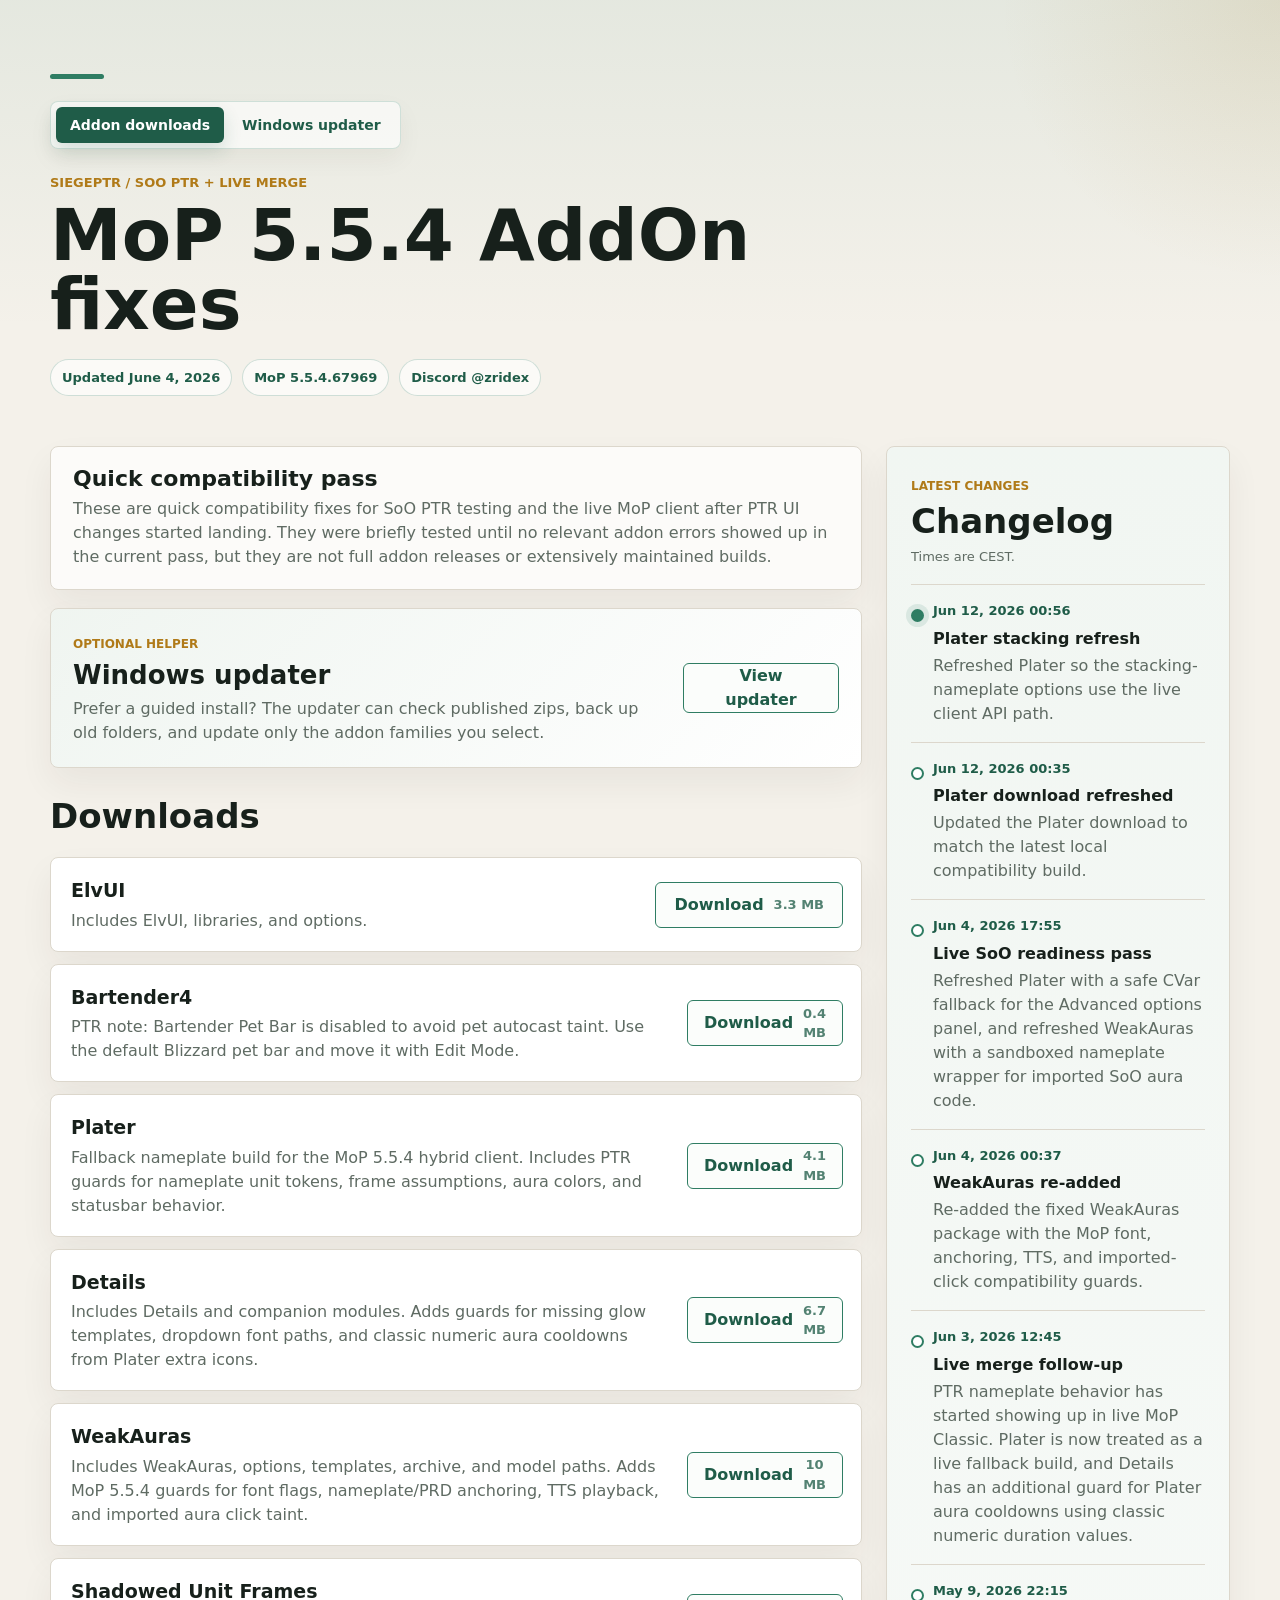
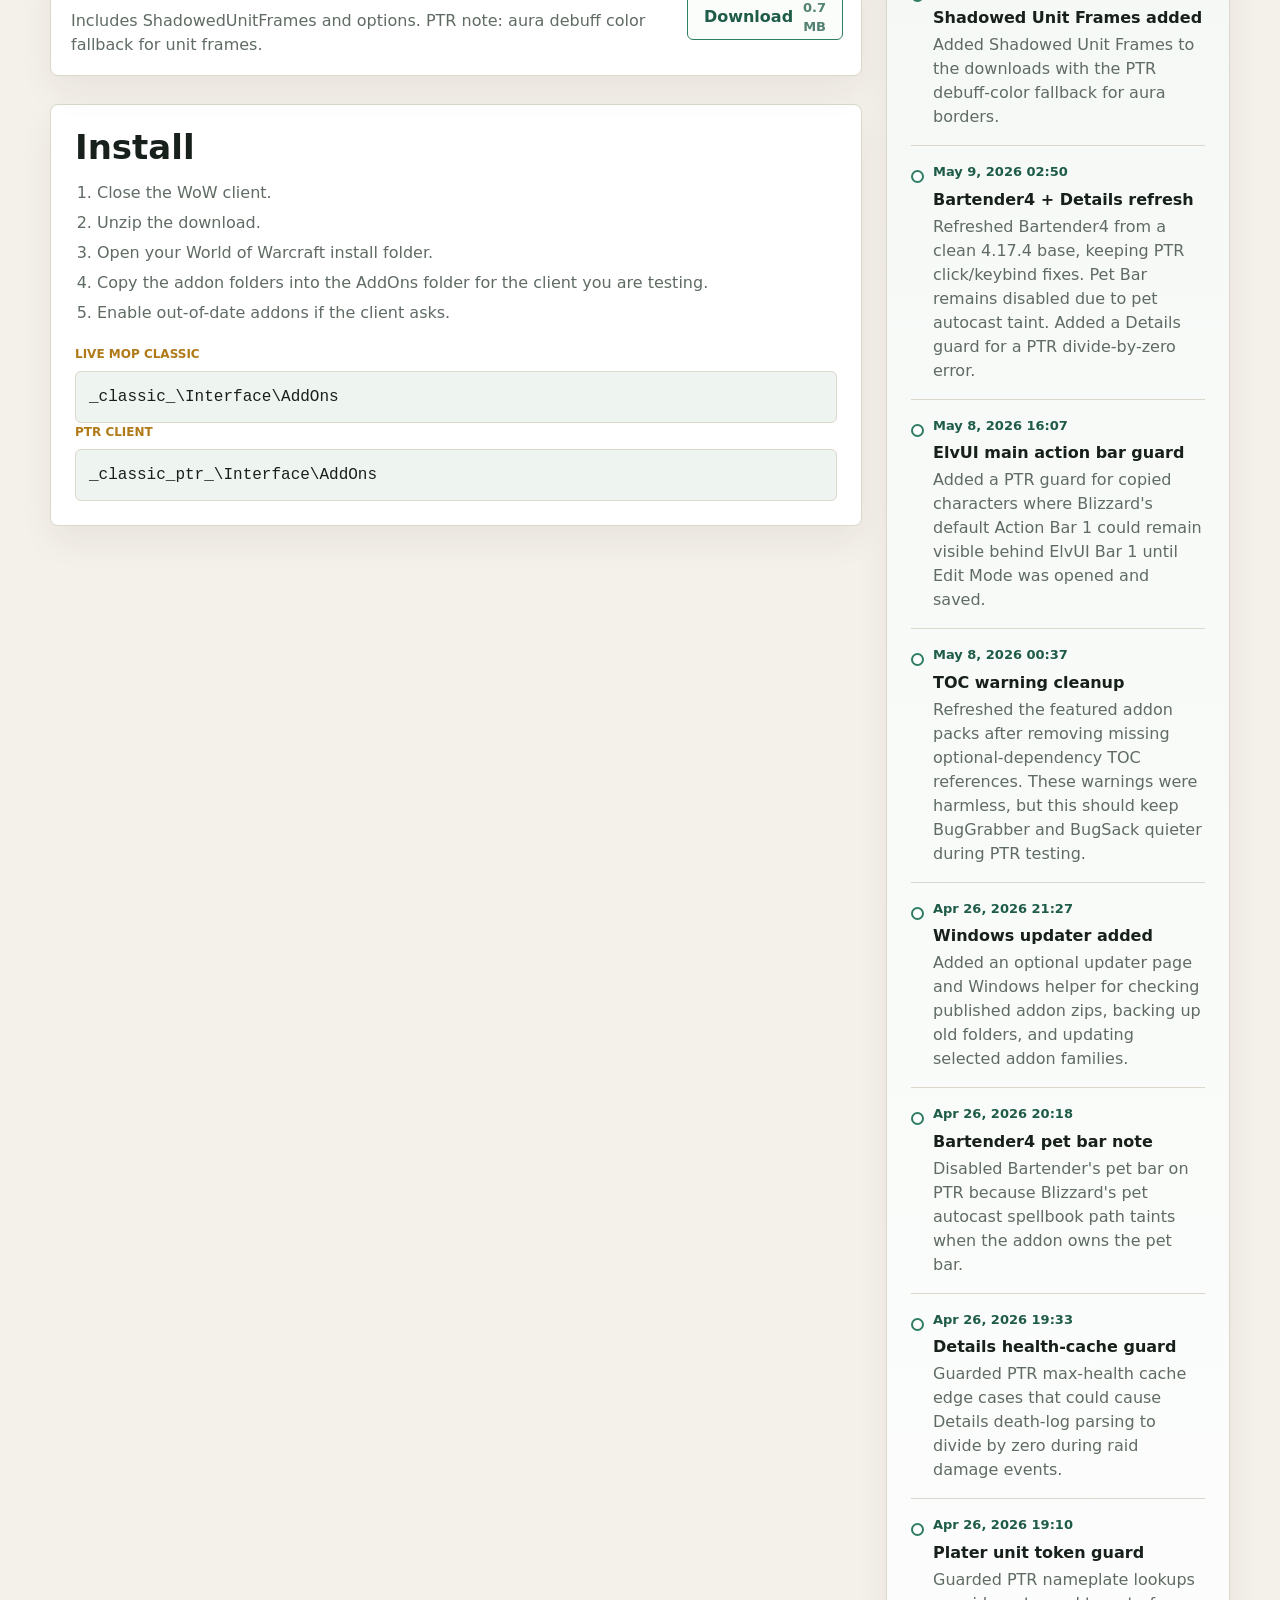
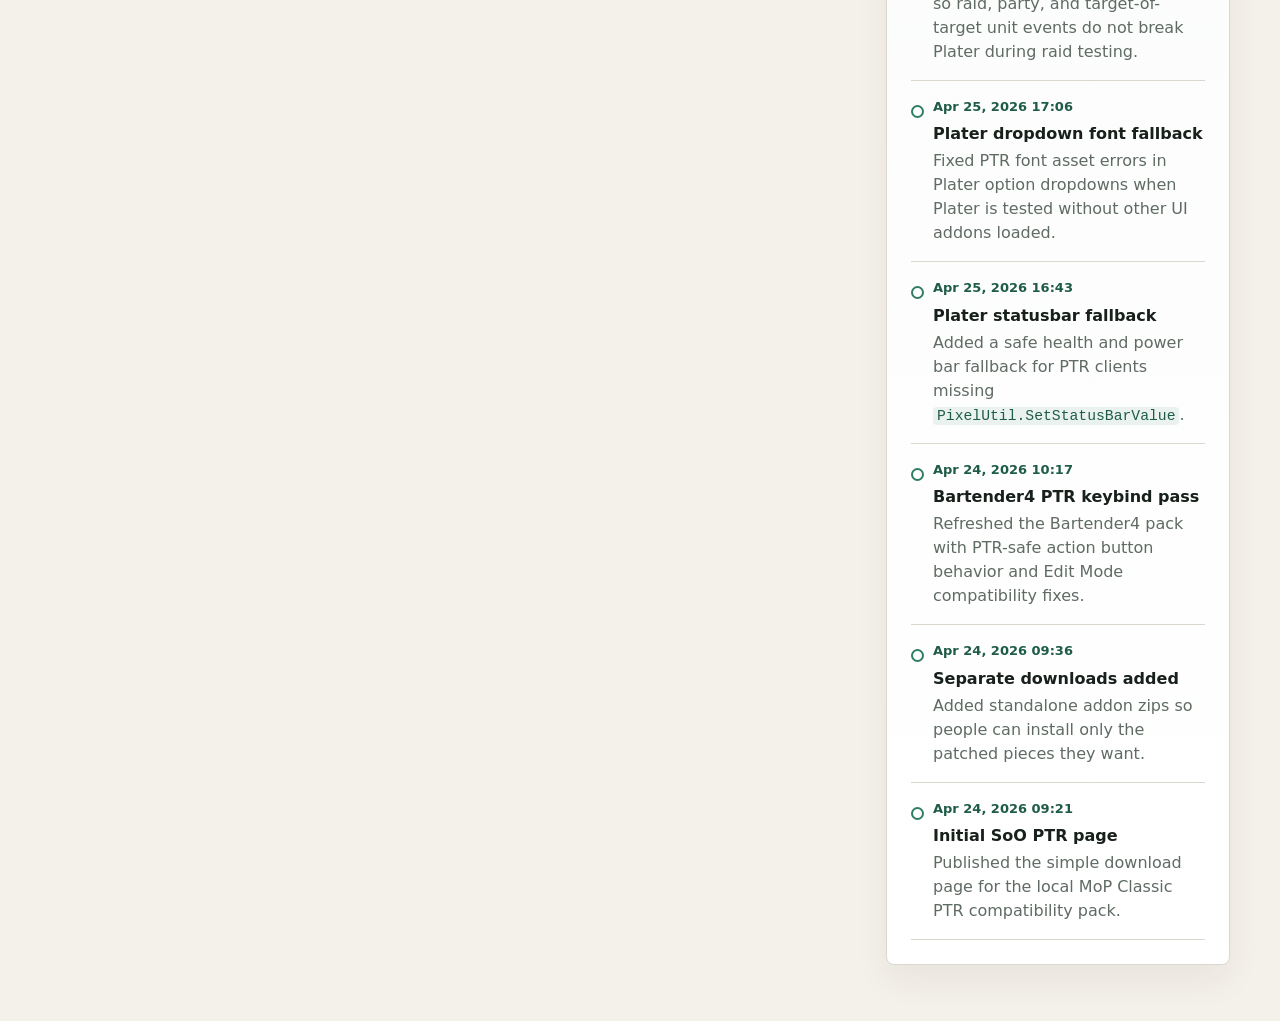
<file: index.html>
<!doctype html>
<html lang="en">
<head>
  <meta charset="utf-8">
  <meta name="viewport" content="width=device-width, initial-scale=1">
  <title>siegeptr</title>
  <meta name="description" content="Simple download page for MoP Classic 5.5.4 addon compatibility fixes.">
  <link rel="icon" href="data:image/svg+xml,%3Csvg xmlns='http://www.w3.org/2000/svg' viewBox='0 0 32 32'%3E%3Crect width='32' height='32' rx='6' fill='%2316261f'/%3E%3Cpath fill='%23f2c35b' d='M8 23V9h4l4 7 4-7h4v14h-4v-8l-3 5h-2l-3-5v8H8z'/%3E%3C/svg%3E">
  <link rel="stylesheet" href="styles.css">
</head>
<body>
  <main class="page">
    <header class="hero">
      <nav class="site-switcher" aria-label="Site pages">
        <a class="active" href="index.html">Addon downloads</a>
        <a href="updater.html">Windows updater</a>
      </nav>
      <p class="eyebrow">siegeptr / SoO PTR + live merge</p>
      <h1>MoP 5.5.4 AddOn fixes</h1>
      <div class="meta-row" aria-label="Validation details">
        <span>Updated June 4, 2026</span>
        <span>MoP 5.5.4.67969</span>
        <span>Discord @zridex</span>
      </div>
    </header>

    <div class="content-grid">
      <div class="main-column">
    <section class="scope" aria-labelledby="scope-title">
      <h2 id="scope-title">Quick compatibility pass</h2>
      <p>These are quick compatibility fixes for SoO PTR testing and the live MoP client after PTR UI changes started landing. They were briefly tested until no relevant addon errors showed up in the current pass, but they are not full addon releases or extensively maintained builds.</p>
    </section>

    <section class="updater-entry" aria-labelledby="updater-entry-title">
      <div>
        <span class="section-label">Optional helper</span>
        <h2 id="updater-entry-title">Windows updater</h2>
        <p>Prefer a guided install? The updater can check published zips, back up old folders, and update only the addon families you select.</p>
      </div>
      <a class="button" href="updater.html">View updater</a>
    </section>

    <section class="downloads" aria-labelledby="downloads-title">
      <div class="section-head">
        <h2 id="downloads-title">Downloads</h2>
      </div>

      <div class="download-list">
        <article class="download-item">
          <div>
            <h3>ElvUI</h3>
            <p>Includes ElvUI, libraries, and options.</p>
          </div>
          <a class="button" href="downloads/elvui.zip" download>Download <span>3.3 MB</span></a>
        </article>

        <article class="download-item">
          <div>
            <h3>Bartender4</h3>
            <p>PTR note: Bartender Pet Bar is disabled to avoid pet autocast taint. Use the default Blizzard pet bar and move it with Edit Mode.</p>
          </div>
          <a class="button" href="downloads/bartender4.zip" download>Download <span>0.4 MB</span></a>
        </article>

        <article class="download-item">
          <div>
            <h3>Plater</h3>
            <p>Fallback nameplate build for the MoP 5.5.4 hybrid client. Includes PTR guards for nameplate unit tokens, frame assumptions, aura colors, and statusbar behavior.</p>
          </div>
          <a class="button" href="downloads/plater.zip" download>Download <span>4.1 MB</span></a>
        </article>

        <article class="download-item">
          <div>
            <h3>Details</h3>
            <p>Includes Details and companion modules. Adds guards for missing glow templates, dropdown font paths, and classic numeric aura cooldowns from Plater extra icons.</p>
          </div>
          <a class="button" href="downloads/details.zip" download>Download <span>6.7 MB</span></a>
        </article>

        <article class="download-item">
          <div>
            <h3>WeakAuras</h3>
            <p>Includes WeakAuras, options, templates, archive, and model paths. Adds MoP 5.5.4 guards for font flags, nameplate/PRD anchoring, TTS playback, and imported aura click taint.</p>
          </div>
          <a class="button" href="downloads/weakauras.zip" download>Download <span>10 MB</span></a>
        </article>

        <article class="download-item">
          <div>
            <h3>Shadowed Unit Frames</h3>
            <p>Includes ShadowedUnitFrames and options. PTR note: aura debuff color fallback for unit frames.</p>
          </div>
          <a class="button" href="downloads/shadowedunitframes.zip" download>Download <span>0.7 MB</span></a>
        </article>

      </div>
    </section>

    <section class="install" aria-labelledby="install-title">
      <h2 id="install-title">Install</h2>
      <ol>
        <li>Close the WoW client.</li>
        <li>Unzip the download.</li>
        <li>Open your World of Warcraft install folder.</li>
        <li>Copy the addon folders into the AddOns folder for the client you are testing.</li>
        <li>Enable out-of-date addons if the client asks.</li>
      </ol>
      <div class="path-row">
        <span>Live MoP Classic</span>
        <code>_classic_\Interface\AddOns</code>
      </div>
      <div class="path-row">
        <span>PTR client</span>
        <code>_classic_ptr_\Interface\AddOns</code>
      </div>
    </section>
      </div>

      <aside class="changelog" aria-labelledby="changelog-title">
        <div class="section-head">
          <div>
            <span class="section-label">Latest changes</span>
            <h2 id="changelog-title">Changelog</h2>
          </div>
          <p>Times are CEST.</p>
        </div>

        <div class="timeline">
          <article class="timeline-item latest">
            <time datetime="2026-06-12T00:56:00+02:00">Jun 12, 2026 00:56</time>
            <div>
              <h3>Plater stacking refresh</h3>
              <p>Refreshed Plater so the stacking-nameplate options use the live client API path.</p>
            </div>
          </article>

          <article class="timeline-item">
            <time datetime="2026-06-12T00:35:00+02:00">Jun 12, 2026 00:35</time>
            <div>
              <h3>Plater download refreshed</h3>
              <p>Updated the Plater download to match the latest local compatibility build.</p>
            </div>
          </article>

          <article class="timeline-item">
            <time datetime="2026-06-04T17:55:00+02:00">Jun 4, 2026 17:55</time>
            <div>
              <h3>Live SoO readiness pass</h3>
              <p>Refreshed Plater with a safe CVar fallback for the Advanced options panel, and refreshed WeakAuras with a sandboxed nameplate wrapper for imported SoO aura code.</p>
            </div>
          </article>

          <article class="timeline-item">
            <time datetime="2026-06-04T00:37:00+02:00">Jun 4, 2026 00:37</time>
            <div>
              <h3>WeakAuras re-added</h3>
              <p>Re-added the fixed WeakAuras package with the MoP font, anchoring, TTS, and imported-click compatibility guards.</p>
            </div>
          </article>

          <article class="timeline-item">
            <time datetime="2026-06-03T12:45:00+02:00">Jun 3, 2026 12:45</time>
            <div>
              <h3>Live merge follow-up</h3>
              <p>PTR nameplate behavior has started showing up in live MoP Classic. Plater is now treated as a live fallback build, and Details has an additional guard for Plater aura cooldowns using classic numeric duration values.</p>
            </div>
          </article>

          <article class="timeline-item">
            <time datetime="2026-05-09T22:15:00+02:00">May 9, 2026 22:15</time>
            <div>
              <h3>Shadowed Unit Frames added</h3>
              <p>Added Shadowed Unit Frames to the downloads with the PTR debuff-color fallback for aura borders.</p>
            </div>
          </article>

          <article class="timeline-item">
            <time datetime="2026-05-09T02:50:00+02:00">May 9, 2026 02:50</time>
            <div>
              <h3>Bartender4 + Details refresh</h3>
              <p>Refreshed Bartender4 from a clean 4.17.4 base, keeping PTR click/keybind fixes. Pet Bar remains disabled due to pet autocast taint. Added a Details guard for a PTR divide-by-zero error.</p>
            </div>
          </article>

          <article class="timeline-item">
            <time datetime="2026-05-08T16:07:00+02:00">May 8, 2026 16:07</time>
            <div>
              <h3>ElvUI main action bar guard</h3>
              <p>Added a PTR guard for copied characters where Blizzard's default Action Bar 1 could remain visible behind ElvUI Bar 1 until Edit Mode was opened and saved.</p>
            </div>
          </article>

          <article class="timeline-item">
            <time datetime="2026-05-08T00:37:00+02:00">May 8, 2026 00:37</time>
            <div>
              <h3>TOC warning cleanup</h3>
              <p>Refreshed the featured addon packs after removing missing optional-dependency TOC references. These warnings were harmless, but this should keep BugGrabber and BugSack quieter during PTR testing.</p>
            </div>
          </article>

          <article class="timeline-item">
            <time datetime="2026-04-26T21:27:00+02:00">Apr 26, 2026 21:27</time>
            <div>
              <h3>Windows updater added</h3>
              <p>Added an optional updater page and Windows helper for checking published addon zips, backing up old folders, and updating selected addon families.</p>
            </div>
          </article>

          <article class="timeline-item">
            <time datetime="2026-04-26T20:18:00+02:00">Apr 26, 2026 20:18</time>
            <div>
              <h3>Bartender4 pet bar note</h3>
              <p>Disabled Bartender's pet bar on PTR because Blizzard's pet autocast spellbook path taints when the addon owns the pet bar.</p>
            </div>
          </article>

          <article class="timeline-item">
            <time datetime="2026-04-26T19:33:00+02:00">Apr 26, 2026 19:33</time>
            <div>
              <h3>Details health-cache guard</h3>
              <p>Guarded PTR max-health cache edge cases that could cause Details death-log parsing to divide by zero during raid damage events.</p>
            </div>
          </article>

          <article class="timeline-item">
            <time datetime="2026-04-26T19:10:00+02:00">Apr 26, 2026 19:10</time>
            <div>
              <h3>Plater unit token guard</h3>
              <p>Guarded PTR nameplate lookups so raid, party, and target-of-target unit events do not break Plater during raid testing.</p>
            </div>
          </article>

          <article class="timeline-item">
            <time datetime="2026-04-25T17:06:00+02:00">Apr 25, 2026 17:06</time>
            <div>
              <h3>Plater dropdown font fallback</h3>
              <p>Fixed PTR font asset errors in Plater option dropdowns when Plater is tested without other UI addons loaded.</p>
            </div>
          </article>

          <article class="timeline-item">
            <time datetime="2026-04-25T16:43:00+02:00">Apr 25, 2026 16:43</time>
            <div>
              <h3>Plater statusbar fallback</h3>
              <p>Added a safe health and power bar fallback for PTR clients missing <code>PixelUtil.SetStatusBarValue</code>.</p>
            </div>
          </article>

          <article class="timeline-item">
            <time datetime="2026-04-24T10:17:00+02:00">Apr 24, 2026 10:17</time>
            <div>
              <h3>Bartender4 PTR keybind pass</h3>
              <p>Refreshed the Bartender4 pack with PTR-safe action button behavior and Edit Mode compatibility fixes.</p>
            </div>
          </article>

          <article class="timeline-item">
            <time datetime="2026-04-24T09:36:00+02:00">Apr 24, 2026 09:36</time>
            <div>
              <h3>Separate downloads added</h3>
              <p>Added standalone addon zips so people can install only the patched pieces they want.</p>
            </div>
          </article>

          <article class="timeline-item">
            <time datetime="2026-04-24T09:21:00+02:00">Apr 24, 2026 09:21</time>
            <div>
              <h3>Initial SoO PTR page</h3>
              <p>Published the simple download page for the local MoP Classic PTR compatibility pack.</p>
            </div>
          </article>
        </div>
      </aside>
    </div>
  </main>
</body>
</html>
</file>
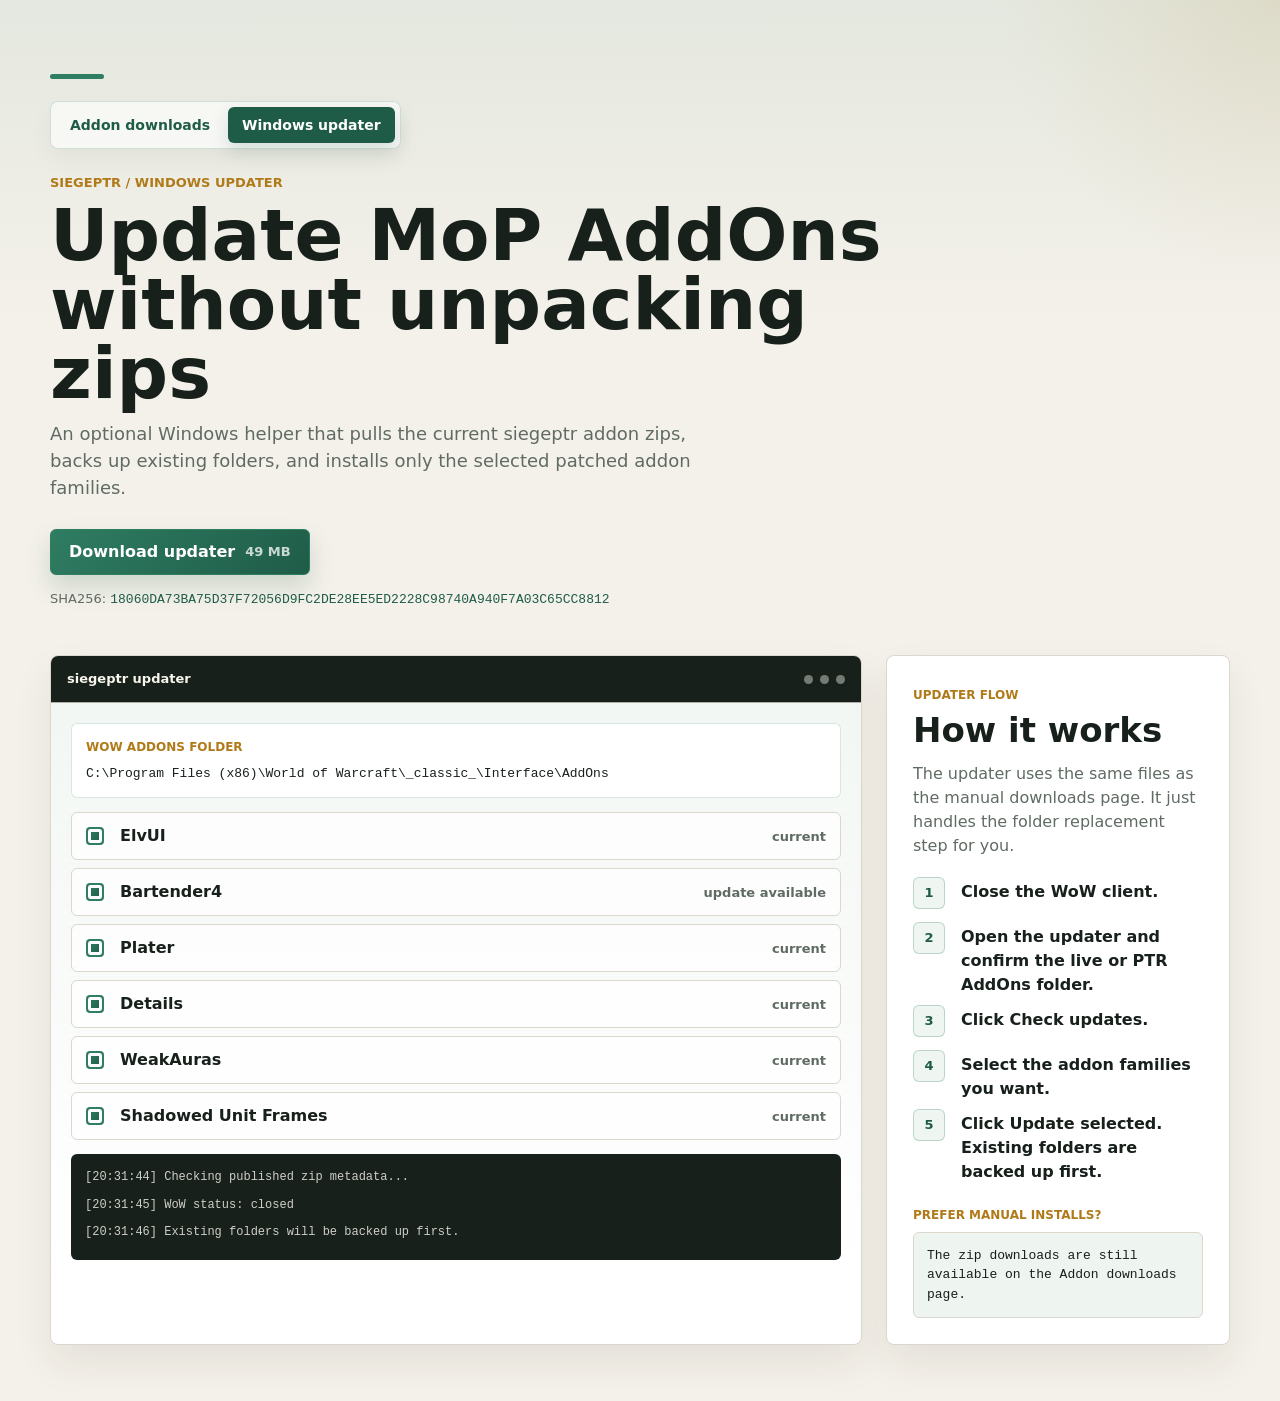
<file: updater.html>
<!doctype html>
<html lang="en">
<head>
  <meta charset="utf-8">
  <meta name="viewport" content="width=device-width, initial-scale=1">
  <title>siegeptr updater</title>
  <meta name="description" content="Windows updater for siegeptr MoP Classic addon compatibility fixes.">
  <link rel="icon" href="data:image/svg+xml,%3Csvg xmlns='http://www.w3.org/2000/svg' viewBox='0 0 32 32'%3E%3Crect width='32' height='32' rx='6' fill='%2316261f'/%3E%3Cpath fill='%23f2c35b' d='M8 23V9h4l4 7 4-7h4v14h-4v-8l-3 5h-2l-3-5v8H8z'/%3E%3C/svg%3E">
  <link rel="stylesheet" href="styles.css">
</head>
<body>
  <main class="page updater-page">
    <header class="hero updater-hero">
      <nav class="site-switcher" aria-label="Site pages">
        <a href="index.html">Addon downloads</a>
        <a class="active" href="updater.html">Windows updater</a>
      </nav>
      <p class="eyebrow">siegeptr / Windows updater</p>
      <h1>Update MoP AddOns without unpacking zips</h1>
      <p class="intro">An optional Windows helper that pulls the current siegeptr addon zips, backs up existing folders, and installs only the selected patched addon families.</p>
      <div class="updater-actions">
        <a class="button primary" href="https://github.com/zridex/siegeptr/releases/download/updater-20260604-0038/SiegePTRUpdater.exe">Download updater <span>49 MB</span></a>
      </div>
      <p class="download-hash">SHA256: <code>18060DA73BA75D37F72056D9FC2DE28EE5ED2228C98740A940F7A03C65CC8812</code></p>
    </header>

    <section class="updater-showcase" aria-label="Updater overview">
      <div class="app-window" aria-hidden="true">
        <div class="app-titlebar">
          <span>siegeptr updater</span>
          <div class="window-dots">
            <span></span>
            <span></span>
            <span></span>
          </div>
        </div>
        <div class="app-body">
          <div class="app-field">
            <span>WoW AddOns folder</span>
            <code>C:\Program Files (x86)\World of Warcraft\_classic_\Interface\AddOns</code>
          </div>
          <div class="app-packages">
            <div class="app-package checked">
              <span>ElvUI</span>
              <strong>current</strong>
            </div>
            <div class="app-package checked">
              <span>Bartender4</span>
              <strong>update available</strong>
            </div>
            <div class="app-package checked">
              <span>Plater</span>
              <strong>current</strong>
            </div>
            <div class="app-package checked">
              <span>Details</span>
              <strong>current</strong>
            </div>
            <div class="app-package checked">
              <span>WeakAuras</span>
              <strong>current</strong>
            </div>
            <div class="app-package checked">
              <span>Shadowed Unit Frames</span>
              <strong>current</strong>
            </div>
          </div>
          <div class="app-log">
            <p>[20:31:44] Checking published zip metadata...</p>
            <p>[20:31:45] WoW status: closed</p>
            <p>[20:31:46] Existing folders will be backed up first.</p>
          </div>
        </div>
      </div>

      <div class="updater-copy" id="how-it-works">
        <span class="section-label">Updater flow</span>
        <h2>How it works</h2>
        <p>The updater uses the same files as the manual downloads page. It just handles the folder replacement step for you.</p>
        <ol class="flow-list">
          <li>Close the WoW client.</li>
          <li>Open the updater and confirm the live or PTR AddOns folder.</li>
          <li>Click Check updates.</li>
          <li>Select the addon families you want.</li>
          <li>Click Update selected. Existing folders are backed up first.</li>
        </ol>
        <div class="path-row compact">
          <span>Prefer manual installs?</span>
          <code>The zip downloads are still available on the Addon downloads page.</code>
        </div>
      </div>
    </section>
  </main>
</body>
</html>
</file>
<file: styles.css>
:root {
  color-scheme: light;
  --bg: #f4f1ea;
  --paper: #ffffff;
  --text: #17201b;
  --muted: #5f6b63;
  --line: #dcd7cc;
  --accent: #2f7d63;
  --accent-dark: #1f5c48;
  --gold: #b07a18;
  --soft: #eef4ef;
}

* {
  box-sizing: border-box;
}

body {
  margin: 0;
  background:
    linear-gradient(180deg, rgba(47, 125, 99, 0.08), transparent 330px),
    radial-gradient(circle at top right, rgba(176, 122, 24, 0.12), transparent 280px),
    var(--bg);
  color: var(--text);
  font-family: ui-sans-serif, system-ui, -apple-system, BlinkMacSystemFont, "Segoe UI", sans-serif;
  line-height: 1.5;
}

a {
  color: inherit;
  text-decoration: none;
}

code {
  font-family: "SFMono-Regular", Consolas, "Liberation Mono", monospace;
}

.page {
  width: min(1180px, calc(100% - 32px));
  margin: 0 auto;
  padding: 48px 0 56px;
}

.site-switcher {
  display: inline-flex;
  gap: 4px;
  margin-bottom: 24px;
  padding: 5px;
  border: 1px solid rgba(47, 125, 99, 0.2);
  border-radius: 8px;
  background: rgba(255, 255, 255, 0.62);
  box-shadow: 0 10px 24px rgba(50, 42, 28, 0.05);
}

.site-switcher a {
  display: inline-flex;
  align-items: center;
  justify-content: center;
  min-height: 36px;
  padding: 0 14px;
  border-radius: 6px;
  color: var(--accent-dark);
  font-size: 14px;
  font-weight: 850;
  transition: background 150ms ease, color 150ms ease, box-shadow 150ms ease;
}

.site-switcher a.active {
  background: var(--accent-dark);
  color: #ffffff;
  box-shadow: 0 8px 18px rgba(31, 92, 72, 0.16);
}

.site-switcher a:not(.active):hover,
.site-switcher a:not(.active):focus-visible {
  background: rgba(47, 125, 99, 0.08);
  outline: none;
}

.hero {
  position: relative;
  padding: 26px 0 28px;
}

.hero::before {
  content: "";
  display: block;
  width: 54px;
  height: 5px;
  margin-bottom: 22px;
  border-radius: 999px;
  background: var(--accent);
}

.eyebrow {
  margin: 0 0 8px;
  color: var(--gold);
  font-size: 13px;
  font-weight: 800;
  letter-spacing: 0;
  text-transform: uppercase;
}

h1,
h2,
h3,
p {
  margin-top: 0;
}

h1 {
  margin-bottom: 12px;
  max-width: 780px;
  font-size: clamp(40px, 7vw, 72px);
  line-height: 0.96;
  letter-spacing: 0;
}

h2 {
  margin-bottom: 8px;
  font-size: clamp(24px, 4vw, 34px);
  line-height: 1.1;
  letter-spacing: 0;
}

h3 {
  margin-bottom: 4px;
  font-size: 19px;
}

.intro {
  max-width: 650px;
  margin-bottom: 0;
  color: var(--muted);
  font-size: 18px;
}

.meta-row {
  display: flex;
  flex-wrap: wrap;
  gap: 10px;
  margin-top: 20px;
}

.meta-row span {
  padding: 8px 11px;
  border: 1px solid rgba(47, 125, 99, 0.22);
  border-radius: 999px;
  background: rgba(255, 255, 255, 0.62);
  color: var(--accent-dark);
  font-size: 13px;
  font-weight: 750;
}

.changelog,
.download-item,
.install,
.scope,
.updater-entry {
  border: 1px solid var(--line);
  background: var(--paper);
  border-radius: 8px;
  box-shadow: 0 16px 34px rgba(50, 42, 28, 0.06);
}

.updater-entry {
  display: flex;
  align-items: center;
  justify-content: space-between;
  gap: 22px;
  margin: 18px 0 20px;
  padding: 22px;
  background:
    linear-gradient(135deg, rgba(238, 244, 239, 0.92), rgba(255, 255, 255, 0.96)),
    var(--paper);
}

.updater-entry h2 {
  margin-bottom: 7px;
  font-size: 26px;
}

.updater-entry p {
  max-width: 600px;
  margin-bottom: 0;
  color: var(--muted);
}

.section-head p,
.download-item p,
.timeline-item p,
.scope p {
  margin-bottom: 0;
  color: var(--muted);
}

.section-label {
  display: inline-block;
  margin-bottom: 8px;
  color: var(--gold);
  font-size: 12px;
  font-weight: 800;
  text-transform: uppercase;
}

.button {
  display: inline-flex;
  align-items: center;
  justify-content: center;
  gap: 10px;
  min-width: 156px;
  min-height: 46px;
  padding: 0 18px;
  border: 1px solid var(--accent);
  border-radius: 6px;
  background: #fbfdfb;
  color: var(--accent-dark);
  font-weight: 800;
  text-align: center;
  transition: border-color 150ms ease, box-shadow 150ms ease, transform 150ms ease;
}

.button.primary {
  min-width: 230px;
  background: linear-gradient(135deg, var(--accent), var(--accent-dark));
  color: #ffffff;
  box-shadow: 0 12px 24px rgba(31, 92, 72, 0.18);
}

.button span {
  color: currentColor;
  font-size: 13px;
  font-weight: 650;
  opacity: 0.76;
}

.button:hover,
.button:focus-visible {
  border-color: var(--accent-dark);
  box-shadow: 0 10px 22px rgba(31, 92, 72, 0.12);
  transform: translateY(-1px);
  outline: 3px solid rgba(47, 125, 99, 0.16);
}

.downloads,
.install {
  margin-top: 28px;
}

.content-grid {
  display: grid;
  grid-template-columns: minmax(0, 1fr) 344px;
  gap: 24px;
  align-items: start;
  margin-top: 22px;
}

.main-column {
  min-width: 0;
}

.main-column .scope {
  margin-top: 0;
}

.scope {
  margin-top: 22px;
  padding: 20px 22px;
  background: rgba(255, 255, 255, 0.72);
}

.scope h2 {
  margin-bottom: 6px;
  font-size: 22px;
}

.scope p {
  max-width: 820px;
}

.section-head {
  display: flex;
  align-items: end;
  justify-content: space-between;
  gap: 18px;
  margin-bottom: 14px;
  padding-top: 2px;
}

.changelog {
  position: sticky;
  top: 18px;
  margin-top: 0;
  padding: 24px;
  background:
    linear-gradient(180deg, rgba(238, 244, 239, 0.82), rgba(255, 255, 255, 0.94)),
    var(--paper);
}

.changelog .section-head {
  display: block;
  margin-bottom: 18px;
}

.changelog .section-head h2 {
  margin-bottom: 0;
}

.changelog .section-head p {
  margin-top: 6px;
  font-size: 13px;
}

.timeline {
  display: grid;
  gap: 0;
  border-top: 1px solid var(--line);
}

.timeline-item {
  position: relative;
  display: grid;
  gap: 6px;
  padding: 16px 0 16px 22px;
  border-bottom: 1px solid var(--line);
}

.timeline-item::before {
  content: "";
  position: absolute;
  top: 24px;
  left: 0;
  width: 9px;
  height: 9px;
  border: 2px solid var(--accent);
  border-radius: 999px;
  background: var(--paper);
}

.timeline-item.latest::before {
  background: var(--accent);
  box-shadow: 0 0 0 5px rgba(47, 125, 99, 0.12);
}

.timeline-item time {
  color: var(--accent-dark);
  font-size: 13px;
  font-weight: 800;
}

.timeline-item h3 {
  margin-bottom: 3px;
  font-size: 16px;
}

.timeline-item code {
  padding: 1px 4px;
  border-radius: 4px;
  background: rgba(47, 125, 99, 0.09);
  color: var(--accent-dark);
  font-size: 0.92em;
}

.download-list {
  display: grid;
  gap: 12px;
}

.download-item {
  display: flex;
  align-items: center;
  justify-content: space-between;
  gap: 18px;
  padding: 18px 18px 18px 20px;
  transition: border-color 150ms ease, box-shadow 150ms ease, transform 150ms ease;
}

.download-item:hover {
  border-color: rgba(47, 125, 99, 0.36);
  box-shadow: 0 18px 34px rgba(50, 42, 28, 0.08);
  transform: translateY(-1px);
}

.install {
  padding: 24px;
}

.install ol {
  margin: 14px 0 20px;
  padding-left: 22px;
  color: var(--muted);
}

.install li + li {
  margin-top: 6px;
}

.path-row span,
.path-row code {
  display: block;
}

.path-row code {
  margin-top: 8px;
  padding: 13px;
  overflow-wrap: anywhere;
  border: 1px solid var(--line);
  border-radius: 6px;
  background: var(--soft);
  color: var(--text);
}

.path-row span {
  color: var(--gold);
  font-size: 12px;
  font-weight: 800;
  text-transform: uppercase;
}

.path-row.compact {
  margin-top: 22px;
}

.path-row.compact code {
  font-size: 13px;
}

.text-link {
  display: inline-flex;
  margin-bottom: 22px;
  color: var(--accent-dark);
  font-size: 14px;
  font-weight: 800;
}

.text-link:hover,
.text-link:focus-visible {
  color: var(--accent);
  outline: none;
}

.updater-hero {
  max-width: 920px;
}

.updater-hero h1 {
  max-width: 880px;
}

.updater-actions {
  display: flex;
  flex-wrap: wrap;
  gap: 12px;
  margin-top: 28px;
}

.download-hash {
  max-width: 760px;
  margin: 14px 0 0;
  color: var(--muted);
  font-size: 13px;
}

.download-hash code {
  overflow-wrap: anywhere;
  color: var(--accent-dark);
}

.updater-showcase {
  display: grid;
  grid-template-columns: minmax(0, 1fr) 344px;
  gap: 24px;
  align-items: stretch;
  margin-top: 18px;
}

.app-window,
.updater-copy {
  border: 1px solid var(--line);
  border-radius: 8px;
  background: var(--paper);
  box-shadow: 0 18px 38px rgba(50, 42, 28, 0.08);
}

.app-window {
  overflow: hidden;
}

.app-titlebar {
  display: flex;
  align-items: center;
  justify-content: space-between;
  gap: 16px;
  padding: 13px 16px;
  border-bottom: 1px solid rgba(220, 215, 204, 0.78);
  background: #17201b;
  color: #f8f5ed;
  font-size: 13px;
  font-weight: 800;
}

.window-dots {
  display: flex;
  gap: 7px;
}

.window-dots span {
  width: 9px;
  height: 9px;
  border-radius: 999px;
  background: rgba(248, 245, 237, 0.42);
}

.app-body {
  display: grid;
  gap: 14px;
  padding: 20px;
  background:
    linear-gradient(180deg, rgba(238, 244, 239, 0.72), rgba(255, 255, 255, 0.94)),
    var(--paper);
}

.app-field {
  display: grid;
  gap: 8px;
  padding: 14px;
  border: 1px solid rgba(47, 125, 99, 0.18);
  border-radius: 6px;
  background: #ffffff;
}

.app-field span {
  color: var(--gold);
  font-size: 12px;
  font-weight: 800;
  text-transform: uppercase;
}

.app-field code {
  overflow-wrap: anywhere;
  color: var(--text);
  font-size: 13px;
}

.app-packages {
  display: grid;
  gap: 8px;
}

.app-package {
  display: flex;
  align-items: center;
  justify-content: space-between;
  gap: 16px;
  min-height: 48px;
  padding: 0 14px;
  border: 1px solid var(--line);
  border-radius: 6px;
  background: rgba(255, 255, 255, 0.74);
}

.app-package::before {
  content: "";
  width: 14px;
  height: 14px;
  flex: 0 0 auto;
  border: 2px solid rgba(47, 125, 99, 0.34);
  border-radius: 4px;
}

.app-package.checked::before {
  border-color: var(--accent);
  background: linear-gradient(135deg, var(--accent), var(--accent-dark));
  box-shadow: inset 0 0 0 3px #ffffff;
}

.app-package span {
  flex: 1 1 auto;
  font-weight: 800;
}

.app-package strong {
  color: var(--muted);
  font-size: 13px;
  font-weight: 750;
}

.app-log {
  display: grid;
  gap: 4px;
  min-height: 106px;
  padding: 14px;
  border-radius: 6px;
  background: #17201b;
  color: rgba(248, 245, 237, 0.82);
  font-family: "SFMono-Regular", Consolas, "Liberation Mono", monospace;
  font-size: 12px;
}

.app-log p {
  margin: 0;
}

.updater-copy {
  padding: 26px;
}

.updater-copy h2 {
  margin-bottom: 12px;
}

.updater-copy p {
  color: var(--muted);
}

.flow-list {
  display: grid;
  gap: 11px;
  margin: 22px 0 0;
  padding: 0;
  list-style: none;
  counter-reset: flow;
}

.flow-list li {
  position: relative;
  min-height: 34px;
  padding-left: 48px;
  color: var(--text);
  font-weight: 720;
}

.flow-list li::before {
  counter-increment: flow;
  content: counter(flow);
  position: absolute;
  top: -3px;
  left: 0;
  display: inline-flex;
  align-items: center;
  justify-content: center;
  width: 30px;
  height: 30px;
  border: 1px solid rgba(47, 125, 99, 0.28);
  border-radius: 6px;
  background: rgba(238, 244, 239, 0.9);
  color: var(--accent-dark);
  font-size: 13px;
  font-weight: 900;
}

@media (max-width: 980px) {
  .content-grid {
    grid-template-columns: 1fr;
  }

  .changelog {
    position: static;
  }

  .updater-showcase {
    grid-template-columns: 1fr;
  }
}

@media (max-width: 680px) {
  .page {
    width: 100%;
    padding: 22px 10px;
  }

  .updater-entry,
  .download-item {
    align-items: stretch;
    flex-direction: column;
  }

  .button,
  .button.primary {
    width: 100%;
  }

  .download-item,
  .install,
  .changelog,
  .scope,
  .updater-entry {
    padding: 18px;
  }

  .site-switcher {
    display: grid;
    grid-template-columns: 1fr;
    width: 100%;
  }

  .section-head {
    align-items: start;
    flex-direction: column;
    gap: 2px;
  }

  .timeline-item {
    grid-template-columns: 1fr;
    gap: 6px;
    padding-left: 20px;
  }

  .updater-actions {
    flex-direction: column;
  }

  .app-body,
  .updater-copy {
    padding: 16px;
  }

  .app-package {
    align-items: start;
    flex-direction: column;
    gap: 4px;
    padding: 12px 14px;
  }

  .app-package::before {
    position: absolute;
    visibility: hidden;
  }
}
</file>
